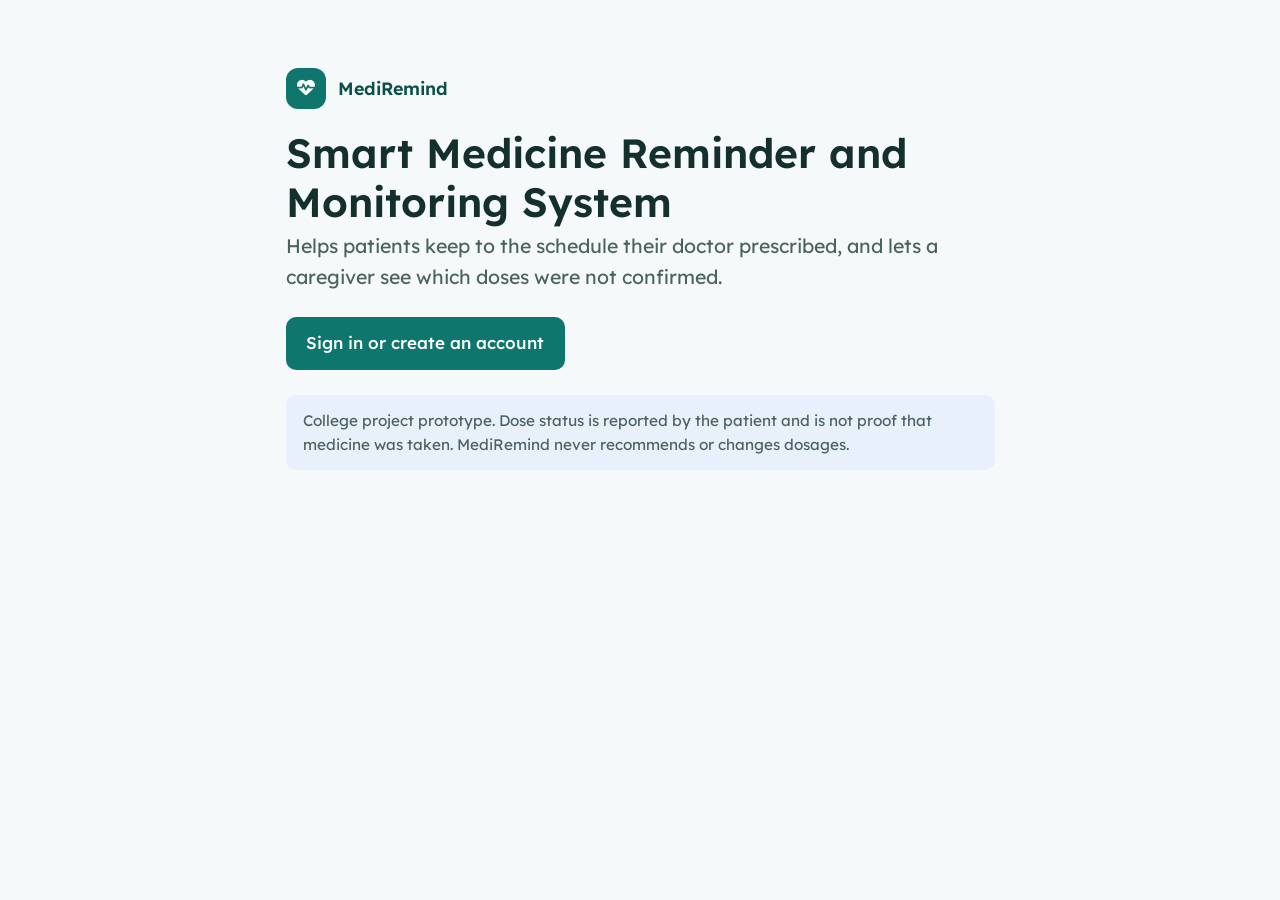
<file: smart-medicine-frontend/smart-medicine-frontend/index.html>
<!DOCTYPE html>
<html lang="en">
<head>
<meta charset="UTF-8">
<meta name="viewport" content="width=device-width, initial-scale=1">
<title>MediRemind - Smart Medicine Reminder and Monitoring System</title>
<link href="https://fonts.googleapis.com/css2?family=Lexend:wght@300;400;500;600&display=swap" rel="stylesheet">
<link rel="stylesheet" href="https://cdnjs.cloudflare.com/ajax/libs/font-awesome/6.5.1/css/all.min.css">
<link rel="stylesheet" href="assets/css/style.css">
</head>
<body>
<main style="max-width:760px;margin:0 auto;padding:4rem 1.5rem">
  <div class="brand"><span class="brand-mark"><i class="fa-solid fa-heart-pulse" aria-hidden="true"></i></span>MediRemind</div>
  <h1 style="font-size:2.4rem;line-height:1.2">Smart Medicine Reminder and Monitoring System</h1>
  <p class="muted" style="font-size:1.15rem">Helps patients keep to the schedule their doctor prescribed, and lets a caregiver see which doses were not confirmed.</p>
  <div class="row" style="margin:1.5rem 0">
    <a class="btn btn-primary" href="login.html">Sign in or create an account</a>
  </div>
  <p class="note">College project prototype. Dose status is reported by the patient and is not proof that medicine was taken. MediRemind never recommends or changes dosages.</p>
</main>
</body>
</html>
</file>
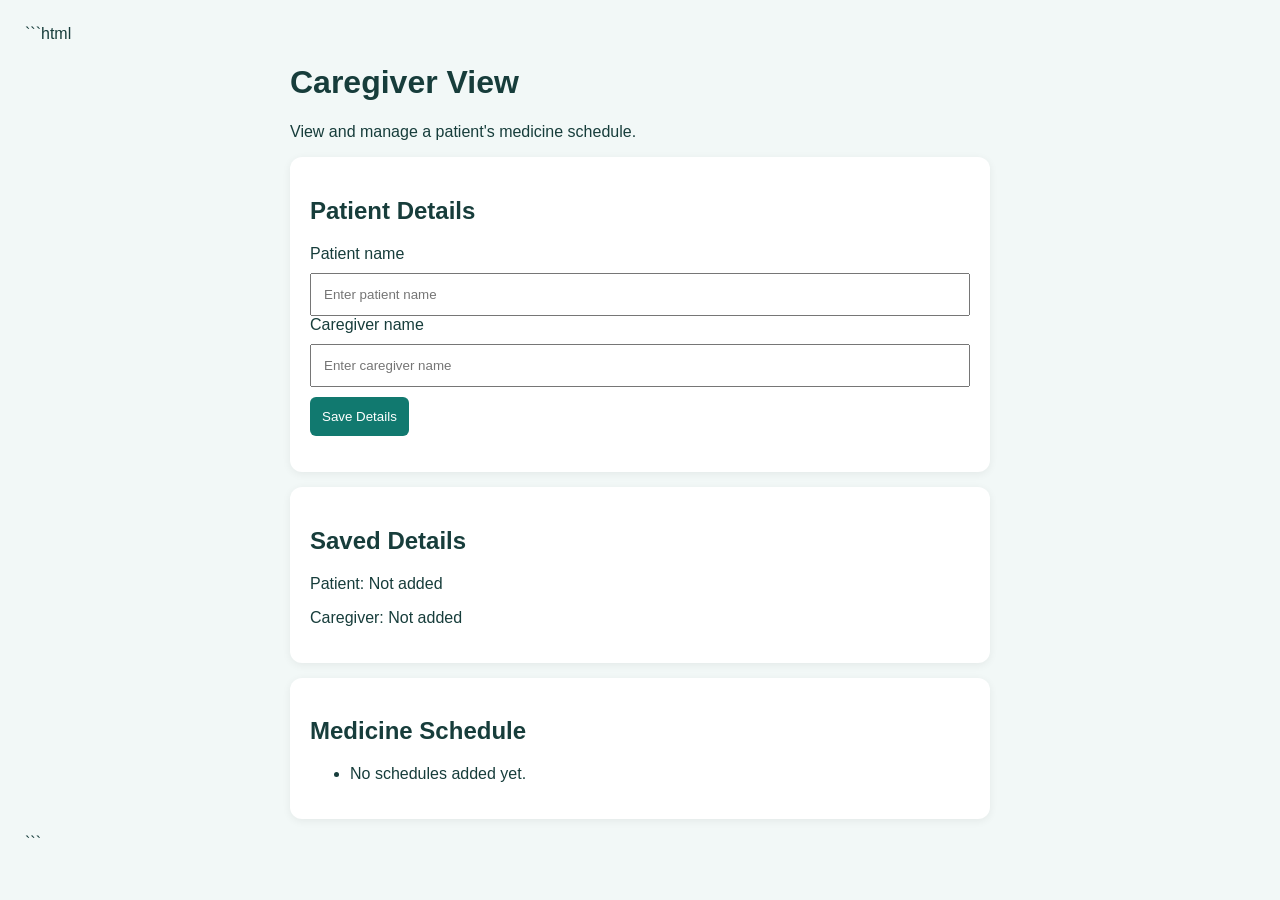
<file: smart-medicine-frontend/smart-medicine-frontend/caregivers.html>
```html
<!DOCTYPE html>
<html lang="en">
<head>
    <meta charset="UTF-8">
    <meta name="viewport" content="width=device-width, initial-scale=1.0">
    <title>Caregiver View - MediRemind</title>
    <style>
        body {
            font-family: Arial, sans-serif;
            background: #f2f8f7;
            margin: 0;
            padding: 25px;
            color: #173d3b;
        }
        .container {
            max-width: 700px;
            margin: auto;
        }
        .card {
            background: white;
            padding: 20px;
            margin: 15px 0;
            border-radius: 12px;
            box-shadow: 0 2px 8px #00000010;
        }
        input, button {
            padding: 12px;
            margin-top: 10px;
            box-sizing: border-box;
        }
        input {
            width: 100%;
        }
        button {
            background: #11796f;
            color: white;
            border: none;
            border-radius: 6px;
            cursor: pointer;
        }
        li {
            margin: 10px 0;
        }
    </style>
</head>
<body>
    <div class="container">
        <h1>Caregiver View</h1>
        <p>View and manage a patient's medicine schedule.</p>

        <div class="card">
            <h2>Patient Details</h2>
            <label for="patientName">Patient name</label>
            <input id="patientName" placeholder="Enter patient name">

            <label for="caregiverName">Caregiver name</label>
            <input id="caregiverName" placeholder="Enter caregiver name">

            <button id="saveDetails">Save Details</button>
            <p id="status"></p>
        </div>

        <div class="card">
            <h2>Saved Details</h2>
            <p id="patientDisplay">Patient: Not added</p>
            <p id="caregiverDisplay">Caregiver: Not added</p>
        </div>

        <div class="card">
            <h2>Medicine Schedule</h2>
            <ul id="medicineList"></ul>
        </div>
    </div>

    <script>
        const patientInput = document.getElementById("patientName");
        const caregiverInput = document.getElementById("caregiverName");

        function loadDetails() {
            const details = JSON.parse(
                localStorage.getItem("caregiverDetails") || "{}"
            );

            patientInput.value = details.patient || "";
            caregiverInput.value = details.caregiver || "";

            document.getElementById("patientDisplay").textContent =
                "Patient: " + (details.patient || "Not added");

            document.getElementById("caregiverDisplay").textContent =
                "Caregiver: " + (details.caregiver || "Not added");
        }

        document.getElementById("saveDetails").addEventListener("click", () => {
            const details = {
                patient: patientInput.value.trim(),
                caregiver: caregiverInput.value.trim()
            };

            localStorage.setItem("caregiverDetails", JSON.stringify(details));
            loadDetails();

            document.getElementById("status").textContent = "Details saved!";
        });

        function loadSchedules() {
            const schedules = JSON.parse(
                localStorage.getItem("medicineSchedules") || "[]"
            );

            const list = document.getElementById("medicineList");
            list.replaceChildren();

            if (schedules.length === 0) {
                const item = document.createElement("li");
                item.textContent = "No schedules added yet.";
                list.appendChild(item);
                return;
            }

            schedules.forEach(schedule => {
                const item = document.createElement("li");
                item.textContent =
                    `${schedule.medicine} — ${schedule.date} at ${schedule.time}`;
                list.appendChild(item);
            });
        }

        loadDetails();
        loadSchedules();
    </script>
</body>
</html>
```
</file>
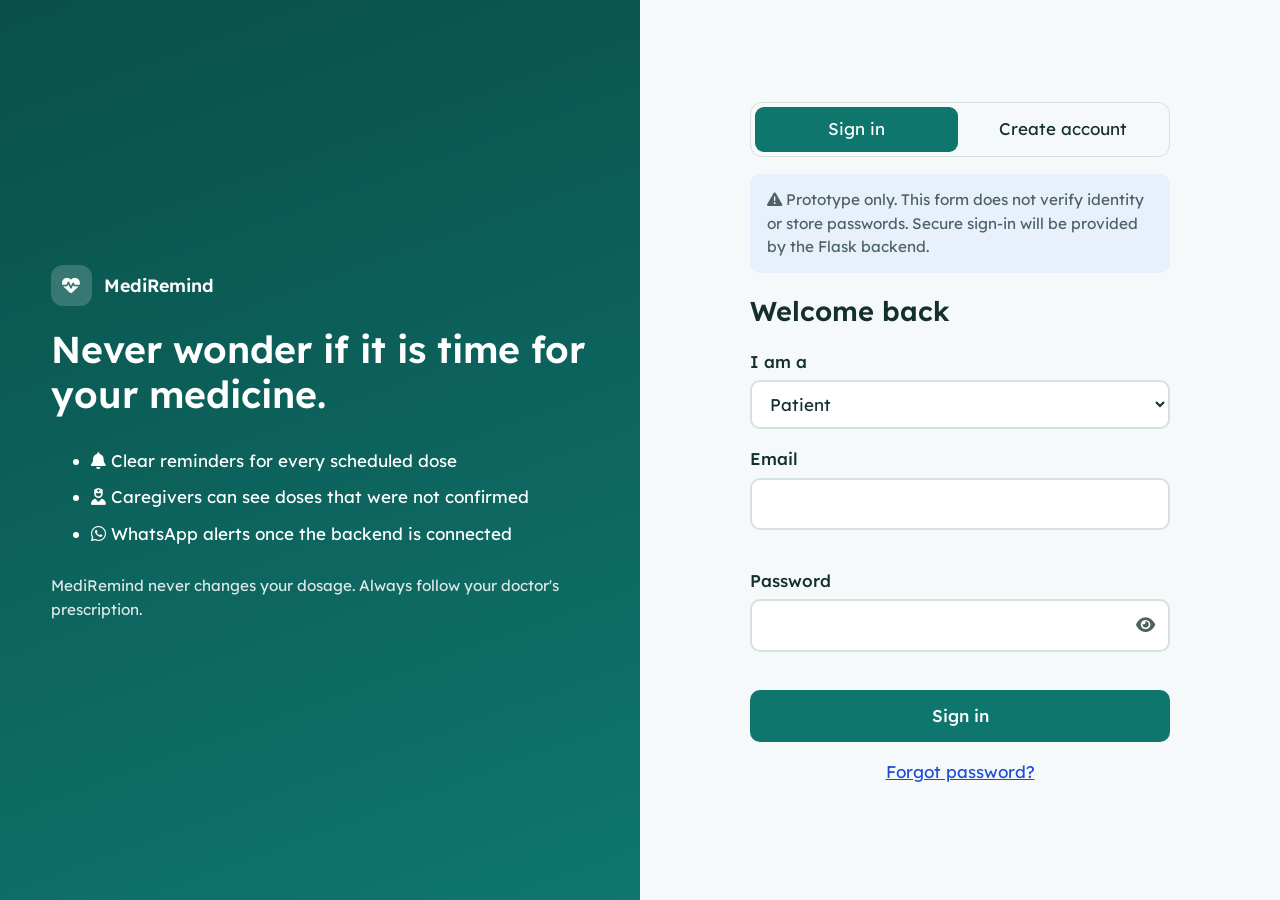
<file: smart-medicine-frontend/smart-medicine-frontend/dashboard.html>
<!DOCTYPE html>
<html lang="en">
<head>
<meta charset="UTF-8">
<meta name="viewport" content="width=device-width, initial-scale=1">
<title>Dashboard - MediRemind</title>
<link href="https://fonts.googleapis.com/css2?family=Lexend:wght@300;400;500;600&display=swap" rel="stylesheet">
<link rel="stylesheet" href="https://cdnjs.cloudflare.com/ajax/libs/font-awesome/6.5.1/css/all.min.css">
<link rel="stylesheet" href="assets/css/style.css">
</head>
<body data-page="dashboard">
<a class="skip" href="#main">Skip to main content</a>
<main id="main" tabindex="-1">
  <h1 id="greet">Welcome</h1>
  <p class="muted" id="today"></p>

  <section class="stats" id="stats" aria-label="Today's summary"><div class="skeleton"></div><div class="skeleton"></div><div class="skeleton"></div></section>

  <div class="grid-2">
    <section class="card next" id="next" aria-label="Next reminder"><div class="skeleton" style="opacity:.3"></div></section>
    <section class="card" aria-labelledby="h-chart">
      <h2 id="h-chart">Adherence over the last 7 days</h2>
      <div id="chart"><div class="skeleton"></div></div>
    </section>
  </div>

  <section class="card" aria-labelledby="h-sched">
    <div class="row" style="justify-content:space-between"><h2 id="h-sched">Today's schedule</h2><a href="schedule.html" class="btn btn-ghost btn-sm">Open full schedule</a></div>
    <div id="sched"><div class="skeleton"></div></div>
  </section>

  <section class="card" aria-labelledby="h-notes">
    <h2 id="h-notes">Recent notifications</h2>
    <ul class="list" id="notes"></ul>
  </section>

  <p class="note"><i class="fa-solid fa-stethoscope" aria-hidden="true"></i> Statuses are reported by the patient and do not confirm that medicine was taken. Always follow your doctor's prescription.</p>
</main>
<script src="assets/js/api.js"></script>
<script src="assets/js/app.js"></script>
<script src="assets/js/dashboard.js"></script>
</body>
</html>
</file>
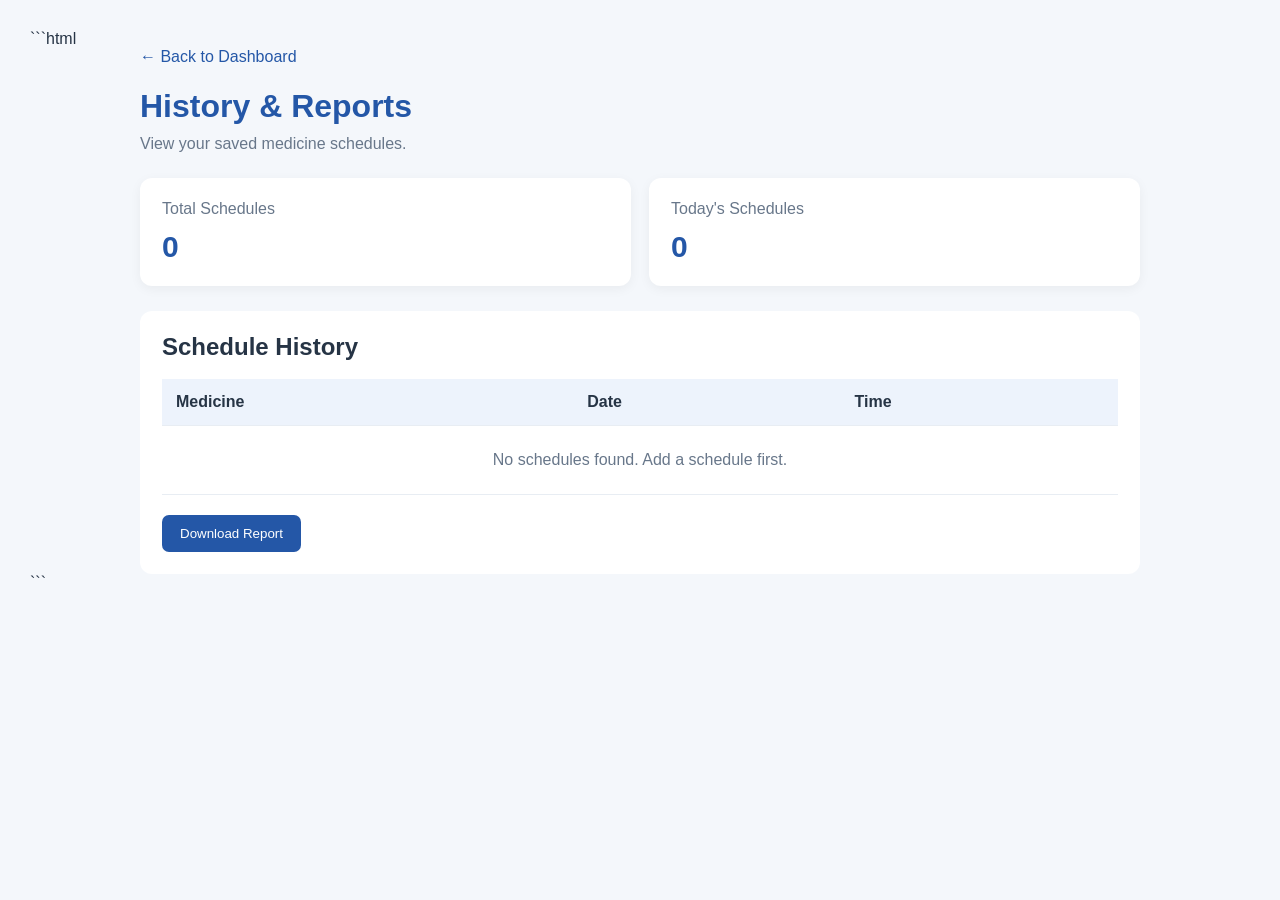
<file: smart-medicine-frontend/smart-medicine-frontend/history.html>
```html
<!DOCTYPE html>
<html lang="en">
<head>
    <meta charset="UTF-8">
    <meta name="viewport" content="width=device-width, initial-scale=1.0">
    <title>History & Reports | Smart Medicine</title>
    <style>
        * {
            box-sizing: border-box;
            margin: 0;
            padding: 0;
            font-family: Arial, sans-serif;
        }

        body {
            background: #f4f7fb;
            padding: 30px;
            color: #263445;
        }

        .container {
            max-width: 1000px;
            margin: auto;
        }

        h1 {
            color: #2457a7;
            margin-bottom: 10px;
        }

        .subtitle {
            color: #68778a;
            margin-bottom: 25px;
        }

        .stats {
            display: grid;
            grid-template-columns: repeat(auto-fit, minmax(180px, 1fr));
            gap: 18px;
            margin-bottom: 25px;
        }

        .card {
            background: white;
            padding: 22px;
            border-radius: 12px;
            box-shadow: 0 3px 12px #0000000d;
        }

        .card p {
            color: #68778a;
            margin-bottom: 12px;
        }

        .card h2 {
            color: #2457a7;
            font-size: 30px;
        }

        .history {
            background: white;
            border-radius: 12px;
            padding: 22px;
            overflow-x: auto;
        }

        table {
            width: 100%;
            border-collapse: collapse;
            margin-top: 18px;
        }

        th, td {
            text-align: left;
            padding: 14px;
            border-bottom: 1px solid #e8edf3;
        }

        th {
            background: #edf3fc;
        }

        .empty {
            text-align: center;
            color: #68778a;
            padding: 25px;
        }

        button {
            margin-top: 20px;
            padding: 11px 18px;
            border: none;
            border-radius: 7px;
            background: #2457a7;
            color: white;
            cursor: pointer;
        }

        button:hover {
            background: #173f80;
        }

        .back {
            display: inline-block;
            margin-bottom: 22px;
            color: #2457a7;
            text-decoration: none;
        }
    </style>
</head>
<body>
    <div class="container">
        <a class="back" href="dashboard.html">← Back to Dashboard</a>

        <h1>History & Reports</h1>
        <p class="subtitle">View your saved medicine schedules.</p>

        <div class="stats">
            <div class="card">
                <p>Total Schedules</p>
                <h2 id="total">0</h2>
            </div>

            <div class="card">
                <p>Today's Schedules</p>
                <h2 id="today">0</h2>
            </div>
        </div>

        <div class="history">
            <h2>Schedule History</h2>

            <table>
                <thead>
                    <tr>
                        <th>Medicine</th>
                        <th>Date</th>
                        <th>Time</th>
                    </tr>
                </thead>
                <tbody id="historyList"></tbody>
            </table>

            <button onclick="downloadReport()">Download Report</button>
        </div>
    </div>

    <script>
        const schedules = JSON.parse(
            localStorage.getItem("medicineSchedules") || "[]"
        );

        const list = document.getElementById("historyList");
        const todayDate = new Date().toISOString().split("T")[0];

        document.getElementById("total").textContent = schedules.length;

        document.getElementById("today").textContent =
            schedules.filter(item => item.date === todayDate).length;

        if (schedules.length === 0) {
            list.innerHTML = `
                <tr>
                    <td colspan="3" class="empty">
                        No schedules found. Add a schedule first.
                    </td>
                </tr>
            `;
        } else {
            schedules.forEach(item => {
                const row = document.createElement("tr");

                [item.name || "Medicine", item.date || "-", item.time || "-"]
                    .forEach(value => {
                        const cell = document.createElement("td");
                        cell.textContent = value;
                        row.appendChild(cell);
                    });

                list.appendChild(row);
            });
        }

        function downloadReport() {
            let report = "Medicine Schedule Report\n\n";

            report += "Medicine,Date,Time\n";

            schedules.forEach(item => {
                report += `"${item.name || "Medicine"}","${item.date || "-"}","${item.time || "-"}"\n`;
            });

            const blob = new Blob([report], {
                type: "text/csv;charset=utf-8;"
            });

            const link = document.createElement("a");
            link.href = URL.createObjectURL(blob);
            link.download = "medicine-report.csv";
            link.click();

            URL.revokeObjectURL(link.href);
        }
    </script>
</body>
</html>
```
</file>
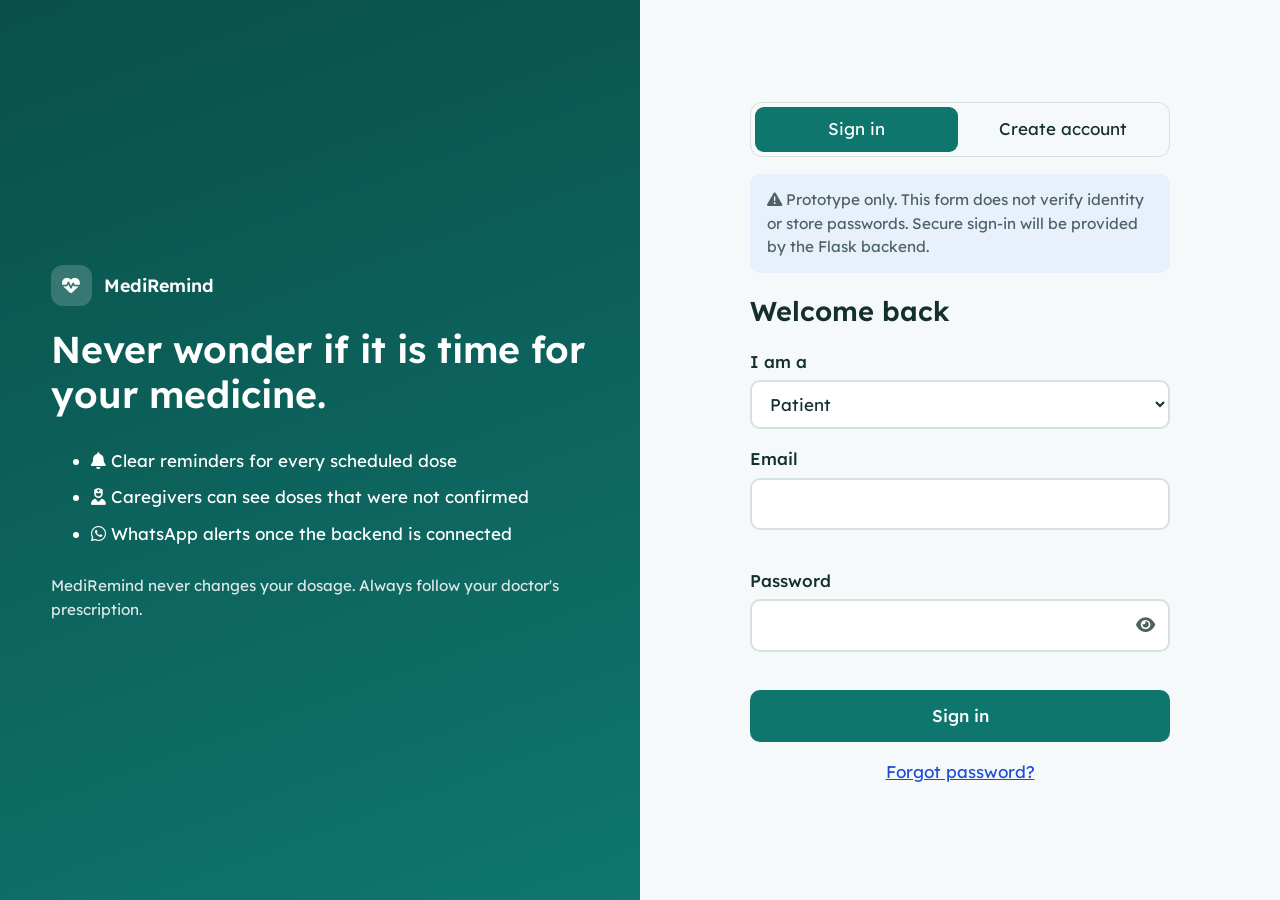
<file: smart-medicine-frontend/smart-medicine-frontend/login.html>
<!DOCTYPE html>
<html lang="en">
<head>
<meta charset="UTF-8">
<meta name="viewport" content="width=device-width, initial-scale=1">
<title>Sign in - MediRemind</title>
<link rel="preconnect" href="https://fonts.googleapis.com">
<link href="https://fonts.googleapis.com/css2?family=Lexend:wght@300;400;500;600&display=swap" rel="stylesheet">
<link rel="stylesheet" href="https://cdnjs.cloudflare.com/ajax/libs/font-awesome/6.5.1/css/all.min.css">
<link rel="stylesheet" href="assets/css/style.css">
</head>
<body>
<div class="auth">
  <section class="auth-side" aria-label="About MediRemind">
    <div class="brand" style="color:#fff"><span class="brand-mark" style="background:rgba(255,255,255,.18)"><i class="fa-solid fa-heart-pulse" aria-hidden="true"></i></span>MediRemind</div>
    <h1>Never wonder if it is time for your medicine.</h1>
    <ul>
      <li><i class="fa-solid fa-bell"></i> Clear reminders for every scheduled dose</li>
      <li><i class="fa-solid fa-user-nurse"></i> Caregivers can see doses that were not confirmed</li>
      <li><i class="fa-brands fa-whatsapp"></i> WhatsApp alerts once the backend is connected</li>
    </ul>
    <p style="opacity:.85;font-size:.9rem">MediRemind never changes your dosage. Always follow your doctor's prescription.</p>
  </section>
  <main class="auth-form" id="main">
    <div>
      <div class="seg" role="tablist" aria-label="Account actions">
        <button role="tab" id="t-login" aria-selected="true" data-tab="login">Sign in</button>
        <button role="tab" id="t-register" aria-selected="false" data-tab="register">Create account</button>
      </div>
      <p class="note" style="margin-top:1rem"><i class="fa-solid fa-triangle-exclamation"></i> Prototype only. This form does not verify identity or store passwords. Secure sign-in will be provided by the Flask backend.</p>

      <form id="f-login" novalidate>
        <h1 style="margin:1rem 0">Welcome back</h1>
        <div class="field"><label for="l-role">I am a</label>
          <select id="l-role"><option value="patient">Patient</option><option value="caregiver">Caregiver</option></select></div>
        <div class="field"><label for="l-email">Email</label><input id="l-email" type="email" autocomplete="email"><div class="err" id="l-email-e" role="alert"></div></div>
        <div class="field"><label for="l-pw">Password</label>
          <div class="pw"><input id="l-pw" type="password" autocomplete="current-password"><button type="button" class="pw-toggle" aria-label="Show password" data-for="l-pw"><i class="fa-solid fa-eye"></i></button></div>
          <div class="err" id="l-pw-e" role="alert"></div></div>
        <button class="btn btn-primary" style="width:100%;justify-content:center" id="l-btn">Sign in</button>
        <p style="text-align:center;margin-top:1rem"><a href="#" id="forgot">Forgot password?</a></p>
      </form>

      <form id="f-register" novalidate hidden>
        <h1 style="margin:1rem 0">Create your account</h1>
        <div class="field"><label for="r-name">Full name</label><input id="r-name" autocomplete="name"><div class="err" id="r-name-e" role="alert"></div></div>
        <div class="field"><label for="r-email">Email</label><input id="r-email" type="email" autocomplete="email"><div class="err" id="r-email-e" role="alert"></div></div>
        <div class="field"><label for="r-phone">Phone number</label><input id="r-phone" type="tel" placeholder="+91 98765 43210" autocomplete="tel"><div class="err" id="r-phone-e" role="alert"></div></div>
        <div class="field"><label for="r-pw">Password (at least 8 characters)</label>
          <div class="pw"><input id="r-pw" type="password" autocomplete="new-password"><button type="button" class="pw-toggle" aria-label="Show password" data-for="r-pw"><i class="fa-solid fa-eye"></i></button></div>
          <div class="err" id="r-pw-e" role="alert"></div></div>
        <button class="btn btn-primary" style="width:100%;justify-content:center" id="r-btn">Create account</button>
      </form>

      <form id="f-forgot" novalidate hidden>
        <h1 style="margin:1rem 0">Reset your password</h1>
        <p class="muted">Enter your email and we will send a reset link once the backend is connected.</p>
        <div class="field"><label for="f-email">Email</label><input id="f-email" type="email"><div class="err" id="f-email-e" role="alert"></div></div>
        <button class="btn btn-primary" style="width:100%;justify-content:center">Send reset link</button>
        <p style="text-align:center;margin-top:1rem"><a href="#" id="back">Back to sign in</a></p>
      </form>
    </div>
  </main>
</div>
<script src="assets/js/api.js"></script>
<script src="assets/js/app.js"></script>
<script>
const $ = id => document.getElementById(id);
const EMAIL = /^[^\s@]+@[^\s@]+\.[^\s@]+$/, PHONE = /^\+?[0-9 ]{10,15}$/;
function check(id, ok, msg) { $(id).classList.toggle("invalid", !ok); $(id + "-e").textContent = ok ? "" : msg; return ok; }
function show(which) {
  ["login", "register", "forgot"].forEach(k => $("f-" + k).hidden = k !== which);
  ["login", "register"].forEach(k => $("t-" + k).setAttribute("aria-selected", k === which));
}
document.querySelectorAll("[data-tab]").forEach(b => b.onclick = () => show(b.dataset.tab));
$("forgot").onclick = e => { e.preventDefault(); show("forgot"); };
$("back").onclick = e => { e.preventDefault(); show("login"); };
document.querySelectorAll(".pw-toggle").forEach(b => b.onclick = () => {
  const i = $(b.dataset.for), vis = i.type === "password"; i.type = vis ? "text" : "password";
  b.setAttribute("aria-label", vis ? "Hide password" : "Show password"); b.firstElementChild.className = vis ? "fa-solid fa-eye-slash" : "fa-solid fa-eye";
});
function enter(name, role) { setSession({ name, role }); location.href = "dashboard.html"; }
$("f-login").onsubmit = e => {
  e.preventDefault();
  const a = check("l-email", EMAIL.test($("l-email").value.trim()), "Enter a valid email address, like name@example.com.");
  const b = check("l-pw", $("l-pw").value.length >= 8, "Enter your password (at least 8 characters).");
  if (!a || !b) return;
  const n = $("l-email").value.split("@")[0]; enter(n.charAt(0).toUpperCase() + n.slice(1), $("l-role").value);
};
$("f-register").onsubmit = e => {
  e.preventDefault();
  const r = [check("r-name", $("r-name").value.trim().length >= 2, "Enter your full name."),
    check("r-email", EMAIL.test($("r-email").value.trim()), "Enter a valid email address."),
    check("r-phone", PHONE.test($("r-phone").value.trim()), "Enter a phone number with 10 to 15 digits."),
    check("r-pw", $("r-pw").value.length >= 8, "Use at least 8 characters.")];
  if (r.every(Boolean)) enter($("r-name").value.trim(), "patient");
};
$("f-forgot").onsubmit = e => {
  e.preventDefault();
  if (check("f-email", EMAIL.test($("f-email").value.trim()), "Enter a valid email address."))
    toast("Demo mode: no email was sent. Password reset needs the backend.", "info");
};
</script>
</body>
</html>
</file>
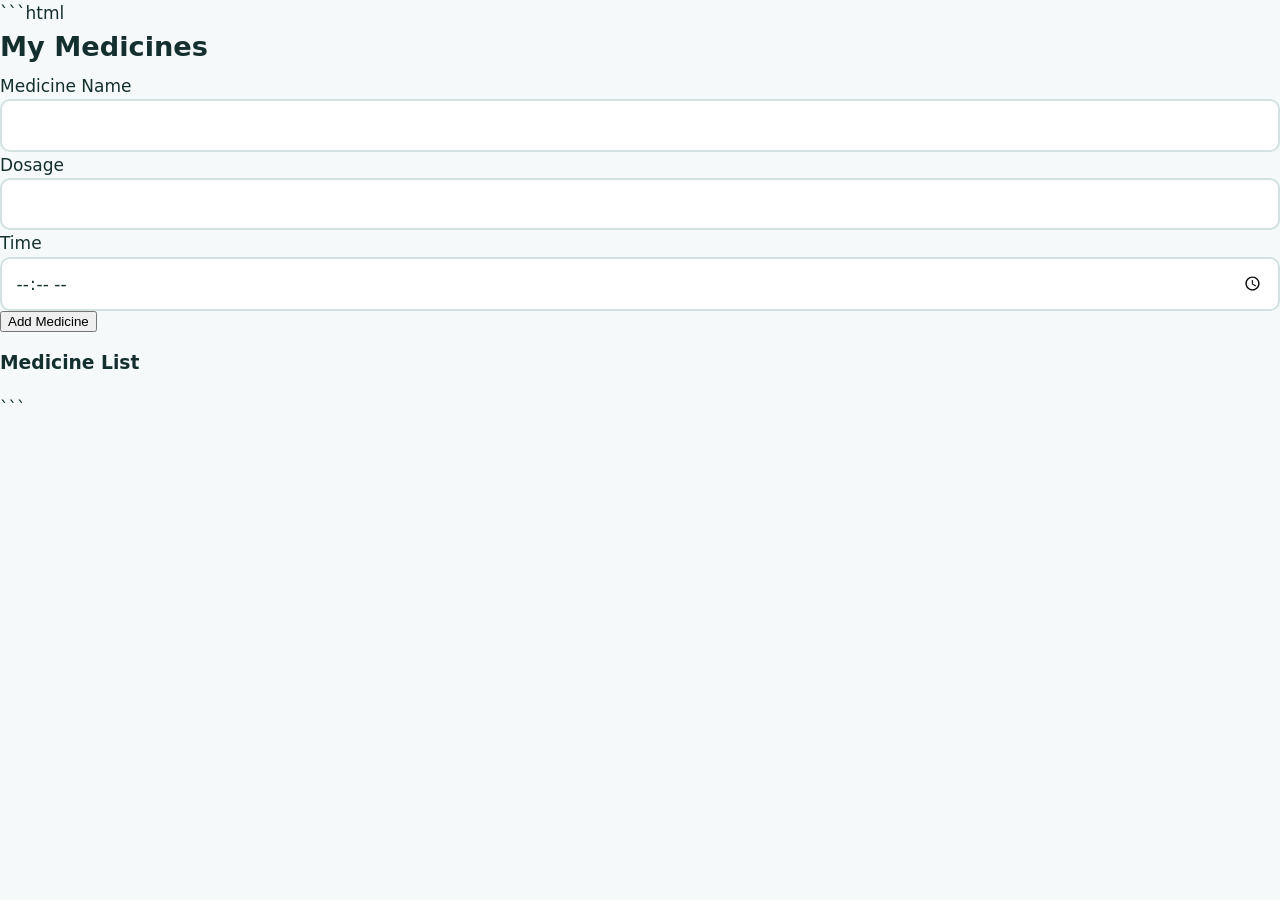
<file: smart-medicine-frontend/smart-medicine-frontend/medicines.html>
```html
<!DOCTYPE html>
<html lang="en">
<head>
    <meta charset="UTF-8">
    <meta name="viewport" content="width=device-width, initial-scale=1.0">
    <title>Medicines - MediRemind</title>
    <link rel="stylesheet" href="assets/css/style.css">
</head>
<body>
    <h1>My Medicines</h1>
    <form id="medicineForm">
        <label>Medicine Name</label>
        <input type="text" id="medicineName" required>

        <label>Dosage</label>
        <input type="text" id="dosage" required>

        <label>Time</label>
        <input type="time" id="medicineTime" required>

        <button type="submit">Add Medicine</button>
    </form>

    <h2>Medicine List</h2>
    <ul id="medicineList"></ul>

    <script>
        const form = document.getElementById("medicineForm");
        const list = document.getElementById("medicineList");

        form.addEventListener("submit", function(event) {
            event.preventDefault();

            const name = document.getElementById("medicineName").value;
            const dosage = document.getElementById("dosage").value;
            const time = document.getElementById("medicineTime").value;

            const item = document.createElement("li");
            item.textContent = `${name} - ${dosage} - ${time}`;

            const button = document.createElement("button");
            button.textContent = "Delete";
            button.onclick = () => item.remove();

            item.appendChild(button);
            list.appendChild(item);
            form.reset();
        });
    </script>
</body>
</html>
```
</file>
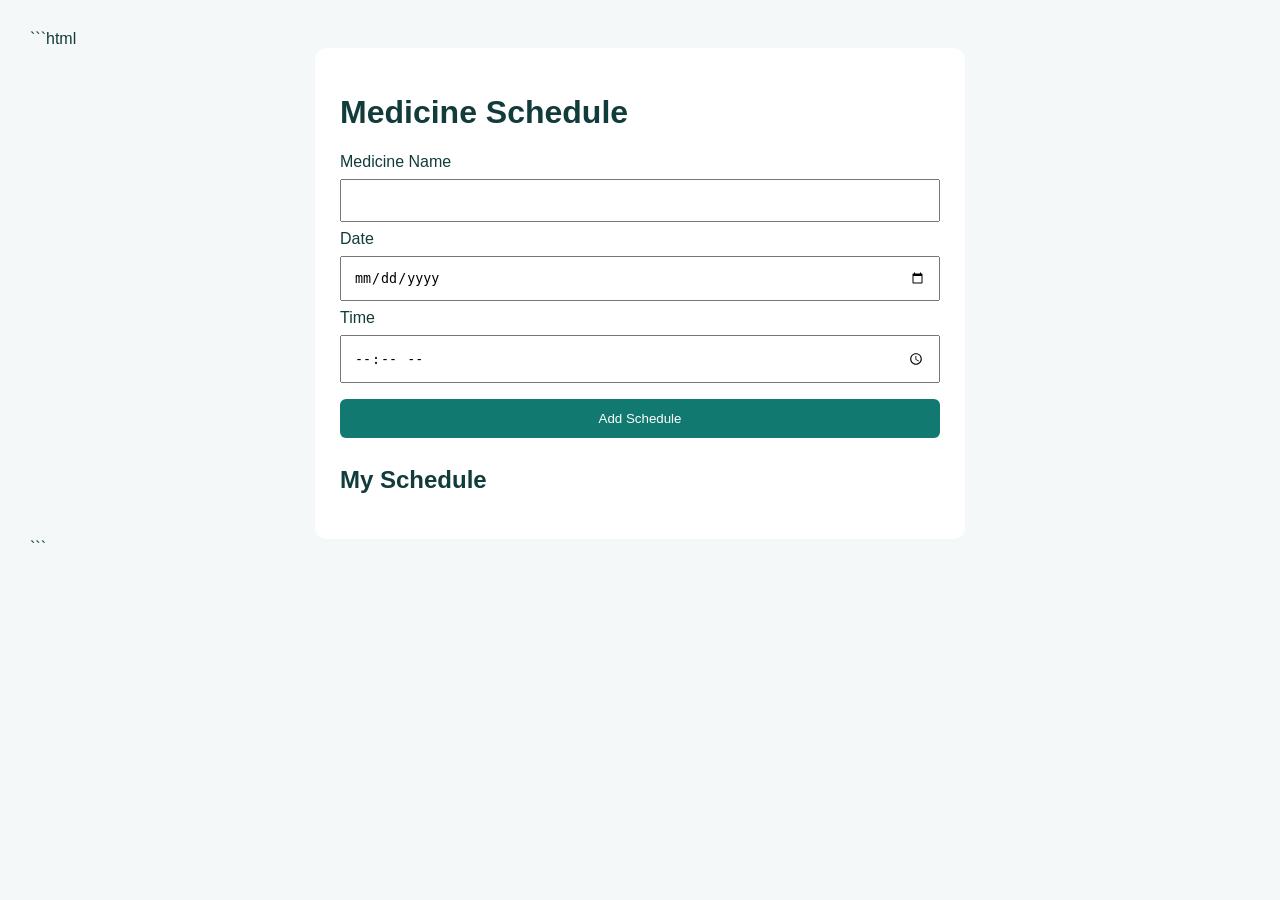
<file: smart-medicine-frontend/smart-medicine-frontend/schedule.html>
```html
<!DOCTYPE html>
<html lang="en">
<head>
    <meta charset="UTF-8">
    <meta name="viewport" content="width=device-width, initial-scale=1.0">
    <title>Medicine Schedule - MediRemind</title>
    <style>
        body {
            font-family: Arial, sans-serif;
            margin: 30px;
            background: #f4f8f8;
            color: #123b3b;
        }
        .container {
            max-width: 600px;
            margin: auto;
            background: white;
            padding: 25px;
            border-radius: 12px;
        }
        input, button {
            box-sizing: border-box;
            width: 100%;
            padding: 12px;
            margin: 8px 0;
        }
        button {
            background: #11796f;
            color: white;
            border: none;
            border-radius: 6px;
            cursor: pointer;
        }
        li {
            margin: 12px 0;
            overflow-wrap: anywhere;
        }
    </style>
</head>
<body>
    <div class="container">
        <h1>Medicine Schedule</h1>
        <form id="scheduleForm">
            <label>Medicine Name</label>
            <input id="medicine" required>

            <label>Date</label>
            <input type="date" id="date" required>

            <label>Time</label>
            <input type="time" id="time" required>

            <button type="submit">Add Schedule</button>
        </form>

        <h2>My Schedule</h2>
        <ul id="scheduleList"></ul>
    </div>

    <script>
        const form = document.getElementById("scheduleForm");
        const list = document.getElementById("scheduleList");

        let schedules = JSON.parse(localStorage.getItem("medicineSchedules") || "[]");

        function displaySchedules() {
            list.replaceChildren();

            schedules.forEach((schedule, index) => {
                const item = document.createElement("li");
                item.append(
                    document.createTextNode(
                        `${schedule.medicine} - ${schedule.date} - ${schedule.time} `
                    )
                );

                const remove = document.createElement("button");
                remove.textContent = "Delete";
                remove.onclick = () => {
                    schedules.splice(index, 1);
                    saveSchedules();
                };

                item.appendChild(remove);
                list.appendChild(item);
            });
        }

        function saveSchedules() {
            localStorage.setItem("medicineSchedules", JSON.stringify(schedules));
            displaySchedules();
        }

        form.addEventListener("submit", event => {
            event.preventDefault();

            schedules.push({
                medicine: document.getElementById("medicine").value.trim(),
                date: document.getElementById("date").value,
                time: document.getElementById("time").value
            });

            saveSchedules();
            form.reset();
        });

        displaySchedules();
    </script>
</body>
</html>
```
</file>
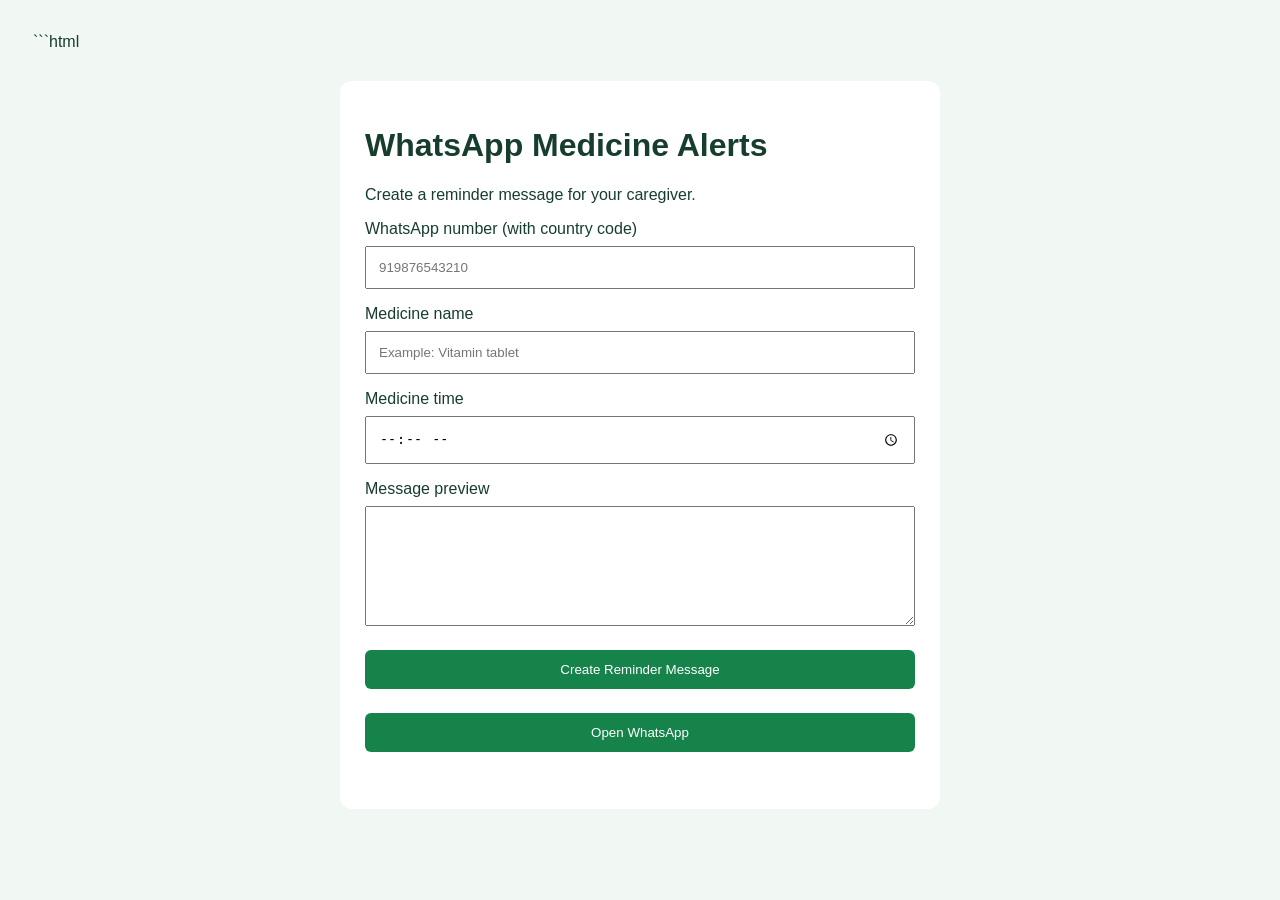
<file: smart-medicine-frontend/smart-medicine-frontend/whatsapp-alerts.html>
```html
<!DOCTYPE html>
<html lang="en">
<head>
    <meta charset="UTF-8">
    <meta name="viewport" content="width=device-width, initial-scale=1.0">
    <title>WhatsApp Alerts - MediRemind</title>
    <style>
        body {
            font-family: Arial, sans-serif;
            background: #f1f8f4;
            color: #173d2d;
            padding: 25px;
        }
        .container {
            max-width: 550px;
            margin: 30px auto;
            background: white;
            padding: 25px;
            border-radius: 12px;
        }
        input, textarea, button {
            width: 100%;
            box-sizing: border-box;
            padding: 12px;
            margin: 8px 0 16px;
        }
        button {
            background: #16834a;
            color: white;
            border: none;
            border-radius: 6px;
            cursor: pointer;
        }
        textarea {
            min-height: 120px;
        }
    </style>
</head>
<body>
    <div class="container">
        <h1>WhatsApp Medicine Alerts</h1>
        <p>Create a reminder message for your caregiver.</p>

        <label for="phone">WhatsApp number (with country code)</label>
        <input id="phone" type="tel" placeholder="919876543210">

        <label for="medicine">Medicine name</label>
        <input id="medicine" placeholder="Example: Vitamin tablet" required>

        <label for="time">Medicine time</label>
        <input id="time" type="time" required>

        <label for="message">Message preview</label>
        <textarea id="message" readonly></textarea>

        <button id="preview">Create Reminder Message</button>
        <button id="send">Open WhatsApp</button>

        <p id="status"></p>
    </div>

    <script>
        const medicine = document.getElementById("medicine");
        const time = document.getElementById("time");
        const message = document.getElementById("message");
        const phone = document.getElementById("phone");
        const status = document.getElementById("status");

        function createMessage() {
            if (!medicine.value.trim() || !time.value) {
                status.textContent = "Please enter the medicine name and time.";
                return false;
            }

            message.value =
                `Medicine Reminder: Please take ${medicine.value.trim()} at ${time.value}.`;
            status.textContent = "Reminder message created.";
            return true;
        }

        document.getElementById("preview").addEventListener("click", createMessage);

        document.getElementById("send").addEventListener("click", () => {
            if (!createMessage()) return;

            const number = phone.value.replace(/\D/g, "");

            if (!number) {
                status.textContent = "Please enter a WhatsApp number with country code.";
                return;
            }

            const url = "https://wa.me/" + number +
                "?text=" + encodeURIComponent(message.value);

            window.open(url, "_blank", "noopener,noreferrer");
        });
    </script>
</body>
</html>
</file>
<file: smart-medicine-frontend/smart-medicine-frontend/assets/css/style.css>
/* Smart Medicine Reminder - shared styles (all pages) */
:root{--teal:#0f766e;--teal-d:#0a4f4a;--blue:#1d4ed8;--green:#15803d;--mint:#e3f4ec;--sky:#e8f0fc;
--ink:#14302e;--muted:#4b6360;--line:#d3e2e0;--bg:#f5f9f9;--card:#fff;
--red:#b42318;--red-bg:#fdecea;--amber:#7a4d00;--amber-bg:#fff2cc;--ok:#106b36;--ok-bg:#dff5e8;--r:14px}
*{box-sizing:border-box}
html{font-size:17px}
html.large-text{font-size:21px}
body{margin:0;font-family:"Lexend",system-ui,sans-serif;color:var(--ink);background:var(--bg);line-height:1.55}
h1{font-size:1.6rem;margin:0 0 .25rem;font-weight:600}
h2{font-size:1.1rem;margin:0 0 .9rem;font-weight:600}
p{margin:0 0 .75rem}
a{color:var(--blue)}
.muted{color:var(--muted)}
:focus-visible{outline:3px solid var(--blue);outline-offset:2px}
.skip{position:absolute;left:-999px;top:0;background:#fff;padding:.6rem 1rem;z-index:99}
.skip:focus{left:8px;top:8px}

/* Layout shell */
.shell{display:grid;grid-template-columns:260px 1fr;min-height:100vh}
.sidebar{background:#fff;border-right:1px solid var(--line);padding:1.2rem;position:sticky;top:0;height:100vh;display:flex;flex-direction:column;gap:.25rem;overflow-y:auto}
.brand{display:flex;align-items:center;gap:.7rem;font-weight:600;font-size:1.05rem;margin-bottom:1.2rem;color:var(--teal-d);text-decoration:none}
.brand-mark{width:2.4rem;height:2.4rem;border-radius:12px;background:var(--teal);color:#fff;display:grid;place-items:center}
.nav a{display:flex;align-items:center;gap:.8rem;padding:.7rem .85rem;border-radius:10px;color:var(--ink);text-decoration:none;font-weight:400}
.nav a i{width:1.3rem;text-align:center;color:var(--teal)}
.nav a:hover{background:var(--mint)}
.nav a[aria-current="page"]{background:var(--teal);color:#fff}
.nav a[aria-current="page"] i{color:#fff}
.side-foot{margin-top:auto;padding-top:1rem;border-top:1px solid var(--line);font-size:.9rem}
.content{min-width:0;display:flex;flex-direction:column}
.topbar{display:flex;align-items:center;gap:.75rem;padding:.75rem 1.5rem;background:#fff;border-bottom:1px solid var(--line)}
.topbar .grow{flex:1}
#menuBtn{display:none}
.demo-banner{background:var(--amber-bg);color:var(--amber);padding:.5rem 1.5rem;font-size:.9rem}
main{padding:1.5rem;max-width:1150px;width:100%}
.grid-2{display:grid;grid-template-columns:1fr 1fr;gap:1.25rem;margin-bottom:1.25rem}
.row{display:flex;gap:.75rem;align-items:center;flex-wrap:wrap}
.row.end{justify-content:flex-end}

/* Cards, stats */
.card{background:var(--card);border:1px solid var(--line);border-radius:var(--r);padding:1.25rem;margin-bottom:1.25rem;box-shadow:0 1px 3px rgba(15,60,56,.07)}
.grid-2 .card{margin-bottom:0}
.stats{display:grid;grid-template-columns:repeat(auto-fit,minmax(160px,1fr));gap:1rem;margin:1.25rem 0}
.stat{display:block;background:#fff;border:1px solid var(--line);border-radius:var(--r);padding:1rem;text-decoration:none;color:var(--ink);transition:border-color .15s,transform .15s}
.stat:hover{border-color:var(--teal);transform:translateY(-2px)}
.stat .ico{width:2.2rem;height:2.2rem;border-radius:10px;display:grid;place-items:center;margin-bottom:.6rem}
.stat b{display:block;font-size:1.9rem;line-height:1.1;font-weight:600}
.stat span{color:var(--muted);font-size:.9rem}
.i-teal{background:var(--mint);color:var(--teal)}.i-blue{background:var(--sky);color:var(--blue)}
.i-ok{background:var(--ok-bg);color:var(--ok)}.i-amber{background:var(--amber-bg);color:var(--amber)}.i-red{background:var(--red-bg);color:var(--red)}
.next{background:var(--teal-d);color:#fff;border-color:var(--teal-d)}
.next h2{color:#cfeee8}
.next .big{font-size:2.3rem;font-weight:600;line-height:1.1}
.next .btn-primary{background:#fff;color:var(--teal-d)}

/* Buttons */
.btn{font:inherit;font-weight:500;border:2px solid transparent;border-radius:10px;padding:.65rem 1.1rem;cursor:pointer;display:inline-flex;align-items:center;gap:.5rem;text-decoration:none;min-height:44px}
.btn-primary{background:var(--teal);color:#fff}.btn-primary:hover{background:var(--teal-d)}
.btn-ghost{background:#fff;color:var(--teal-d);border-color:var(--line)}.btn-ghost:hover{border-color:var(--teal)}
.btn-danger{background:var(--red);color:#fff}
.btn-sm{padding:.4rem .8rem;font-size:.9rem;min-height:38px}
.btn[disabled]{opacity:.55;cursor:wait}

/* Badges */
.badge{display:inline-flex;align-items:center;gap:.35rem;padding:.2rem .65rem;border-radius:999px;font-size:.85rem;font-weight:500}
.b-taken{background:var(--ok-bg);color:var(--ok)}.b-pending{background:var(--amber-bg);color:var(--amber)}.b-missed{background:var(--red-bg);color:var(--red)}
.b-demo{background:var(--sky);color:var(--blue)}

/* Lists, tables */
.list{list-style:none;margin:0;padding:0}
.list li{display:flex;gap:.8rem;align-items:center;padding:.8rem 0;border-bottom:1px solid var(--line)}
.list li:last-child{border-bottom:0}
.list .grow{flex:1;min-width:0}
.time{font-weight:600;min-width:5.2rem}
table{width:100%;border-collapse:collapse}
th,td{text-align:left;padding:.7rem;border-bottom:1px solid var(--line)}
th{font-weight:500;color:var(--muted);font-size:.9rem}
.table-wrap{overflow-x:auto}
.empty,.error-box{text-align:center;padding:1.5rem;border-radius:var(--r);background:var(--bg);border:1px dashed var(--line)}
.error-box{background:var(--red-bg);border-color:var(--red);color:var(--red)}
.skeleton{height:4.5rem;border-radius:var(--r);background:linear-gradient(90deg,#e7f0ef 25%,#f4f9f8 50%,#e7f0ef 75%);background-size:200% 100%;animation:sk 1.2s infinite}
@keyframes sk{to{background-position:-200% 0}}
.note{font-size:.9rem;color:var(--muted);padding:.8rem 1rem;background:var(--sky);border-radius:10px}

/* Chart */
.bars{display:flex;gap:.6rem;align-items:flex-end;height:170px}
.bar-col{flex:1;display:flex;flex-direction:column;align-items:center;gap:.35rem;height:100%;justify-content:flex-end}
.bar{width:100%;max-width:2.6rem;display:flex;flex-direction:column-reverse;height:140px;background:#edf3f2;border-radius:8px;overflow:hidden}
.bar i{display:block;width:100%}
.s-taken{background:var(--green)}.s-pending{background:#e0a800}.s-missed{background:var(--red)}
.legend{display:flex;gap:1rem;flex-wrap:wrap;margin-top:.8rem;font-size:.85rem}
.legend span::before{content:"";display:inline-block;width:.8rem;height:.8rem;border-radius:3px;margin-right:.35rem;background:var(--c)}

/* Forms */
.field{margin-bottom:1rem}
.field label{display:block;font-weight:500;margin-bottom:.3rem}
input,select,textarea{font:inherit;width:100%;padding:.65rem .8rem;border:2px solid var(--line);border-radius:10px;background:#fff;color:var(--ink);min-height:46px}
input:focus,select:focus,textarea:focus{border-color:var(--teal);outline:none;box-shadow:0 0 0 3px rgba(15,118,110,.25)}
.invalid{border-color:var(--red)}
.err{color:var(--red);font-size:.88rem;margin-top:.25rem;min-height:1.1em}
.pw{position:relative}.pw input{padding-right:3rem}
.pw button{position:absolute;right:.3rem;top:50%;transform:translateY(-50%);background:none;border:0;padding:.6rem;cursor:pointer;color:var(--muted);font-size:1rem}
.seg{display:flex;background:var(--bg);border:1px solid var(--line);border-radius:12px;padding:.25rem;gap:.25rem}
.seg button{flex:1;font:inherit;border:0;background:none;padding:.55rem;border-radius:9px;cursor:pointer;color:var(--ink)}
.seg button[aria-selected="true"],.seg button[aria-pressed="true"]{background:var(--teal);color:#fff}

/* Dialog + toast */
dialog.modal{border:0;border-radius:var(--r);padding:1.5rem;max-width:440px;width:92%;box-shadow:0 20px 50px rgba(0,0,0,.25)}
dialog.modal::backdrop{background:rgba(10,40,38,.55)}
#toasts{position:fixed;right:1rem;bottom:1rem;display:flex;flex-direction:column;gap:.6rem;z-index:200;max-width:92vw}
.toast{background:#fff;border-left:6px solid var(--teal);padding:.8rem 1rem;border-radius:10px;box-shadow:0 8px 24px rgba(0,0,0,.18);display:flex;gap:.7rem;align-items:flex-start}
.toast.error{border-color:var(--red)}.toast.success{border-color:var(--green)}

/* Auth */
.auth{display:grid;grid-template-columns:1fr 1fr;min-height:100vh}
.auth-side{background:linear-gradient(160deg,var(--teal-d),var(--teal));color:#fff;padding:3rem;display:flex;flex-direction:column;justify-content:center}
.auth-side h1{font-size:2.2rem;line-height:1.2}
.auth-side li{margin:.6rem 0}
.auth-form{padding:2.5rem 1.5rem;display:flex;justify-content:center;align-items:center}
.auth-form>div{width:100%;max-width:420px}

@media (max-width:900px){
 .shell{grid-template-columns:1fr}
 .sidebar{position:fixed;inset:0 auto 0 0;width:270px;z-index:50;transform:translateX(-100%);transition:transform .2s}
 .sidebar.open{transform:none;box-shadow:0 0 0 100vmax rgba(10,40,38,.45)}
 #menuBtn{display:inline-flex}
 .grid-2{grid-template-columns:1fr}
 .auth{grid-template-columns:1fr}.auth-side{display:none}
 main{padding:1rem}
}
@media (prefers-reduced-motion:reduce){*{animation:none!important;transition:none!important}}
</file>
